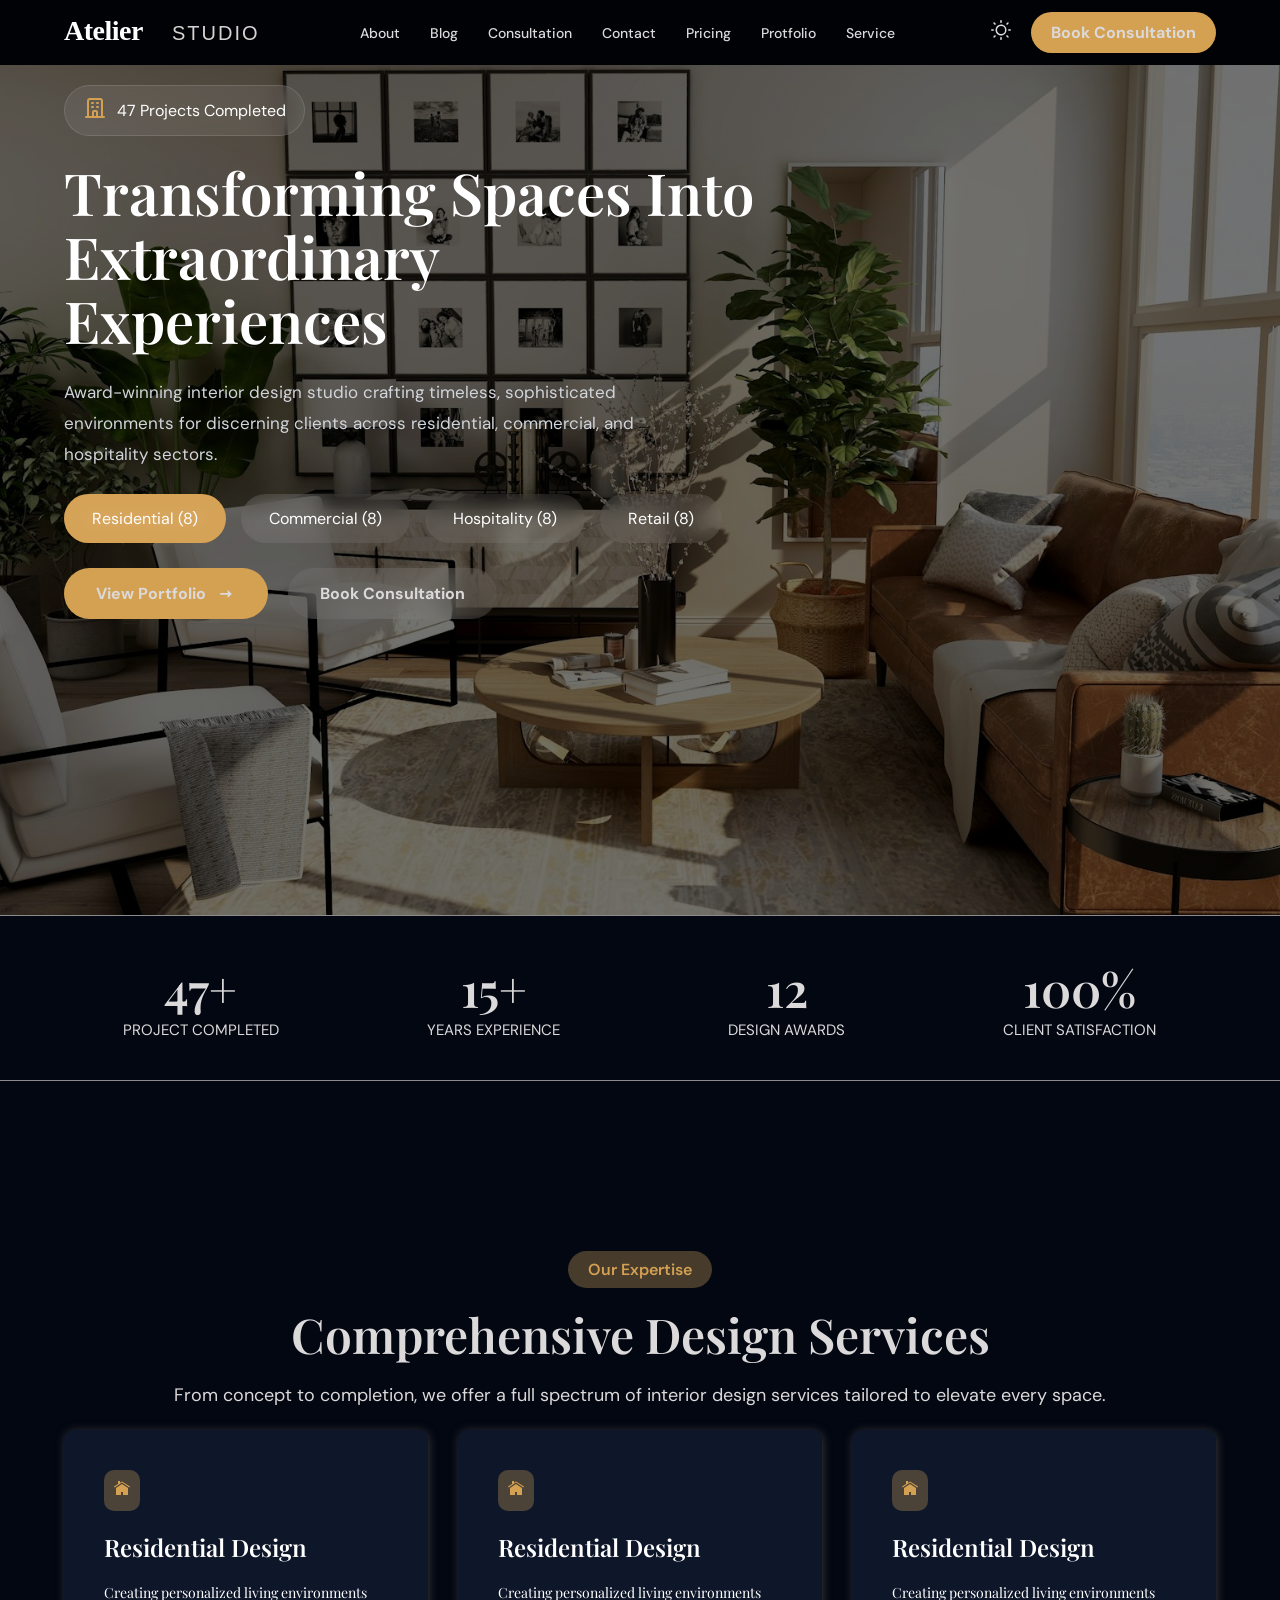
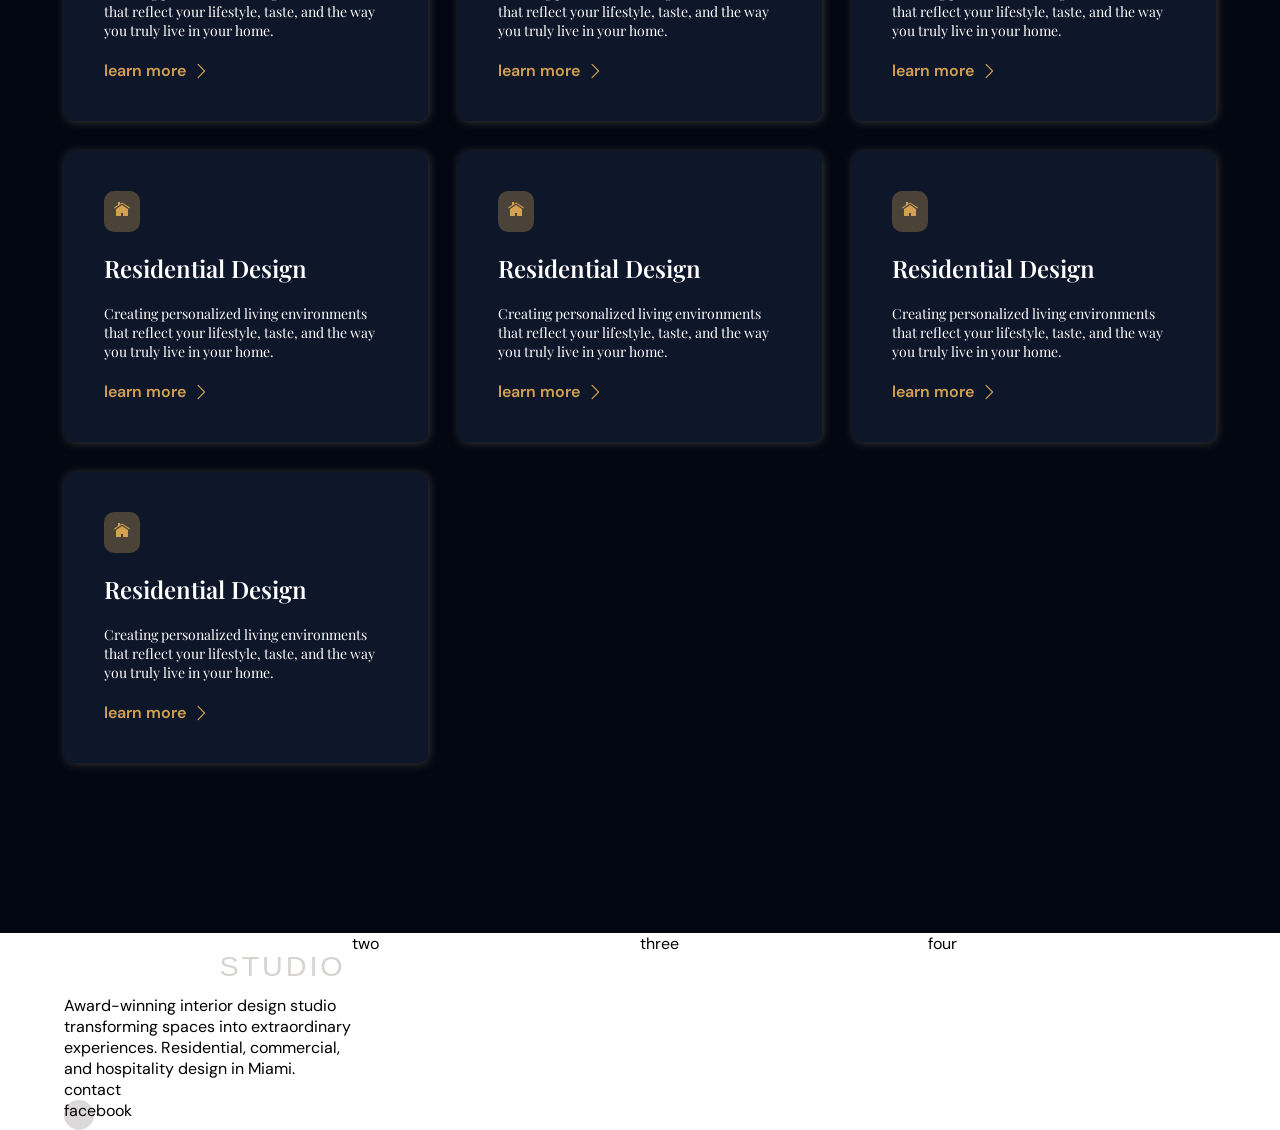
<file: index.html>
<!DOCTYPE html>
<html lang="en">
<head>
    <meta charset="UTF-8">
    <meta name="viewport" content="width=device-width, initial-scale=1.0">
    <title>Alter</title>
    <link rel="stylesheet" href="./CSS/index.css">
</head>
<body>
    <!-- navigation -->
     <nav>
        <div class="navigation">
            <a href="./index.html" class="logo">
              <img src="./RESOURCE/logo-light.svg" alt="logo">
            </a>
            <div class="nav_items">
                <a href="./HTML/About.html">About</a>
                <a href="./HTML/Blog.html">Blog</a>
                <a href="./HTML/Consultation.html">Consultation</a>
                <a href="./HTML/Contact.html">Contact</a>
                <a href="./HTML/Pricing.html">Pricing</a>
                <a href="./HTML/Protfolio.html">Protfolio</a>
                <a href="./HTML/Service.html">Service</a>
            </div>
            <div class="consultation_button">
                <div class="main">
                    <svg xmlns="http://www.w3.org/2000/svg" width="20" height="20" viewBox="0 0 20 20"><path fill="currentColor" d="M19 9.199h-.98c-.553 0-1 .359-1 .801c0 .441.447.799 1 .799H19c.552 0 1-.357 1-.799c0-.441-.449-.801-1-.801M10 4.5A5.483 5.483 0 0 0 4.5 10c0 3.051 2.449 5.5 5.5 5.5c3.05 0 5.5-2.449 5.5-5.5S13.049 4.5 10 4.5m0 9.5c-2.211 0-4-1.791-4-4c0-2.211 1.789-4 4-4a4 4 0 0 1 0 8m-7-4c0-.441-.449-.801-1-.801H1c-.553 0-1 .359-1 .801c0 .441.447.799 1 .799h1c.551 0 1-.358 1-.799m7-7c.441 0 .799-.447.799-1V1c0-.553-.358-1-.799-1s-.801.447-.801 1v1c0 .553.359 1 .801 1m0 14c-.442 0-.801.447-.801 1v1c0 .553.359 1 .801 1c.441 0 .799-.447.799-1v-1c0-.553-.358-1-.799-1m7.365-13.234c.391-.391.454-.961.142-1.273s-.883-.248-1.272.143l-.7.699c-.391.391-.454.961-.142 1.273s.883.248 1.273-.143zM3.334 15.533l-.7.701c-.391.391-.454.959-.142 1.271s.883.25 1.272-.141l.7-.699c.391-.391.454-.961.142-1.274s-.883-.247-1.272.142m.431-12.898c-.39-.391-.961-.455-1.273-.143s-.248.883.141 1.274l.7.699c.391.391.96.455 1.272.143s.249-.883-.141-1.273zm11.769 14.031l.7.699c.391.391.96.453 1.272.143c.312-.312.249-.883-.142-1.273l-.699-.699c-.391-.391-.961-.455-1.274-.143s-.248.882.143 1.273"/></svg>
                </div>
                <div class="button">
                    <div class="button_text">Book Consultation</div>
                    <div class="hov_button"></div>
                </div>
            </div>
        </div>
     </nav>

             <main>
            <!--hero section-->
            <div class = "hero">
                <div class = "hero_body">
                    <div class = "hero_top">
                        <div><svg xmlns="http://www.w3.org/2000/svg" width="24" height="24" 
                            viewBox="0 0 24 24"><path fill="none" stroke="currentColor" 
                            stroke-linecap="round" stroke-linejoin="round" stroke-width="2" d="M19 21V5a2 2 0 0 0-2-2H7a2 2 0 0 0-2 2v16m14 0h2m-2 0h-5m-9 0H3m2 0h5M9 7h1m-1 4h1m4-4h1m-1 4h1m-5 10v-5a1 1 0 0 1 1-1h2a1 1 0 0 1 1 1v5m-4 0h4"/></svg></div>
                        <div>47 Projects Completed</div>
                    </div>
                    <div class = "hero_title">
                        Transforming Spaces Into 
                        Extraordinary Experiences
                    </div>
                    <div class="hero_description">
                        Award-winning interior design studio crafting timeless,
                        sophisticated environments for discerning clients
                        across residential, commercial, and
                        hospitality sectors.
                    </div>
                         <div class = "hero_cta">
                            <div><p>Residential (8)</p></div>
                            <div><p>Commercial (8)</p></div>
                            <div><p>Hospitality (8)</p></div>
                            <div><p>Retail (8)</p></div>
                         </div>
                         <div class = "hero_button">
                            <button class = "primary">View Portfolio 
                                <svg xmlns="http://www.w3.org/2000/svg" 
                                width="25" height="25" viewBox="0 0 24 24"><path
                                fill="currentColor" d="M14 16.94v-4H5.08l-.03-2.01H14V6.94l5 5Z"/></svg>
                            </button>
                            <button class = "second">Book Consultation</button>
                         </div>
                </div>
            </div>

            <!--cta-->
            <div class = "cta">
                <div class = "cta_body">

                    <div class = "cta_content">
                        <div>47+</div>
                        <span>Project Completed</span>
                    </div>

                    <div class = "cta_content">
                        <div>15+</div>
                        <span>Years Experience</span>
                    </div>
    
                    <div class = "cta_content">
                        <div>12</div>
                        <span>Design Awards</span>
                    </div>
    
                    <div class = "cta_content">
                        <div>100%</div>
                        <span>Client satisfaction</span>
                    </div>
                </div>
            </div>

            <!--experties-->
            <div class="exp">
                <div class = "exp_main">
                    <div class = "exp_top">
                        <div class="exp_sub">our expertise</div>
                        <div class="exp_title">Comprehensive Design Services</div>
                        <div class="exp_dec">From concept to completion, we offer a 
                            full spectrum of interior design services tailored 
                            to elevate every space.</div>
                    </div>
    
                    <div class="exp_card">
                        <div class = "exp_card_body">
                            <div class="exp_card_icon">
                                <svg xmlns="http://www.w3.org/2000/svg" width="16" height="16" viewBox="0 0 16 16"><path fill="currentColor" d="M8 1.4L6 2.7V1H4v3L0 6.6l.6.8L8 2.6l7.4 4.8l.6-.8z"/><path fill="currentColor" d="M8 4L2 8v7h5v-3h2v3h5V8z"/></svg></div>
                            <div class="exp_card_tittle">
                                Residential Design 
                            </div>
                           <div class="card_desc">Creating personalized living 
                                environments that reflect your 
                                lifestyle, taste, and the way you truly 
                                live in your home.</div>
                       
                        <div class="card_learn">learn more <svg xmlns="http://www.w3.org/2000/svg" width="24" height="24" viewBox="0 0 1024 1024"><path fill="currentColor" d="M340.9 149.3a30.6 30.6 0 0 0 0 42.8L652.7 512L341 831.9a30.6 30.6 0 0 0 0 42.7a29 29 0 0 0 41.7 0l331.6-340.3a32 32 0 0 0 0-44.6L382.6 149.4a29 29 0 0 0-41.7 0z"/></svg></div>
                        </div>
                         <div class = "exp_card_body">
                            <div class="exp_card_icon">
                                <svg xmlns="http://www.w3.org/2000/svg" width="16" height="16" viewBox="0 0 16 16"><path fill="currentColor" d="M8 1.4L6 2.7V1H4v3L0 6.6l.6.8L8 2.6l7.4 4.8l.6-.8z"/><path fill="currentColor" d="M8 4L2 8v7h5v-3h2v3h5V8z"/></svg></div>
                            <div class="exp_card_tittle">
                                Residential Design 
                            </div>
                           <div class="card_desc">Creating personalized living 
                                environments that reflect your 
                                lifestyle, taste, and the way you truly 
                                live in your home.</div>
                       
                        <div class="card_learn">learn more <svg xmlns="http://www.w3.org/2000/svg" width="24" height="24" viewBox="0 0 1024 1024"><path fill="currentColor" d="M340.9 149.3a30.6 30.6 0 0 0 0 42.8L652.7 512L341 831.9a30.6 30.6 0 0 0 0 42.7a29 29 0 0 0 41.7 0l331.6-340.3a32 32 0 0 0 0-44.6L382.6 149.4a29 29 0 0 0-41.7 0z"/></svg></div>
                        </div>

                         <div class = "exp_card_body">
                            <div class="exp_card_icon">
                                <svg xmlns="http://www.w3.org/2000/svg" width="16" height="16" viewBox="0 0 16 16"><path fill="currentColor" d="M8 1.4L6 2.7V1H4v3L0 6.6l.6.8L8 2.6l7.4 4.8l.6-.8z"/><path fill="currentColor" d="M8 4L2 8v7h5v-3h2v3h5V8z"/></svg></div>
                            <div class="exp_card_tittle">
                                Residential Design 
                            </div>
                           <div class="card_desc">Creating personalized living 
                                environments that reflect your 
                                lifestyle, taste, and the way you truly 
                                live in your home.</div>
                       
                        <div class="card_learn">learn more <svg xmlns="http://www.w3.org/2000/svg" width="24" height="24" viewBox="0 0 1024 1024"><path fill="currentColor" d="M340.9 149.3a30.6 30.6 0 0 0 0 42.8L652.7 512L341 831.9a30.6 30.6 0 0 0 0 42.7a29 29 0 0 0 41.7 0l331.6-340.3a32 32 0 0 0 0-44.6L382.6 149.4a29 29 0 0 0-41.7 0z"/></svg></div>
                        </div>

                         <div class = "exp_card_body">
                            <div class="exp_card_icon">
                                <svg xmlns="http://www.w3.org/2000/svg" width="16" height="16" viewBox="0 0 16 16"><path fill="currentColor" d="M8 1.4L6 2.7V1H4v3L0 6.6l.6.8L8 2.6l7.4 4.8l.6-.8z"/><path fill="currentColor" d="M8 4L2 8v7h5v-3h2v3h5V8z"/></svg></div>
                            <div class="exp_card_tittle">
                                Residential Design 
                            </div>
                           <div class="card_desc">Creating personalized living 
                                environments that reflect your 
                                lifestyle, taste, and the way you truly 
                                live in your home.</div>
                       
                        <div class="card_learn">learn more <svg xmlns="http://www.w3.org/2000/svg" width="24" height="24" viewBox="0 0 1024 1024"><path fill="currentColor" d="M340.9 149.3a30.6 30.6 0 0 0 0 42.8L652.7 512L341 831.9a30.6 30.6 0 0 0 0 42.7a29 29 0 0 0 41.7 0l331.6-340.3a32 32 0 0 0 0-44.6L382.6 149.4a29 29 0 0 0-41.7 0z"/></svg></div>
                        </div>

                         <div class = "exp_card_body">
                            <div class="exp_card_icon">
                                <svg xmlns="http://www.w3.org/2000/svg" width="16" height="16" viewBox="0 0 16 16"><path fill="currentColor" d="M8 1.4L6 2.7V1H4v3L0 6.6l.6.8L8 2.6l7.4 4.8l.6-.8z"/><path fill="currentColor" d="M8 4L2 8v7h5v-3h2v3h5V8z"/></svg></div>
                            <div class="exp_card_tittle">
                                Residential Design 
                            </div>
                           <div class="card_desc">Creating personalized living 
                                environments that reflect your 
                                lifestyle, taste, and the way you truly 
                                live in your home.</div>
                       
                        <div class="card_learn">learn more <svg xmlns="http://www.w3.org/2000/svg" width="24" height="24" viewBox="0 0 1024 1024"><path fill="currentColor" d="M340.9 149.3a30.6 30.6 0 0 0 0 42.8L652.7 512L341 831.9a30.6 30.6 0 0 0 0 42.7a29 29 0 0 0 41.7 0l331.6-340.3a32 32 0 0 0 0-44.6L382.6 149.4a29 29 0 0 0-41.7 0z"/></svg></div>
                        </div>

                         <div class = "exp_card_body">
                            <div class="exp_card_icon">
                                <svg xmlns="http://www.w3.org/2000/svg" width="16" height="16" viewBox="0 0 16 16"><path fill="currentColor" d="M8 1.4L6 2.7V1H4v3L0 6.6l.6.8L8 2.6l7.4 4.8l.6-.8z"/><path fill="currentColor" d="M8 4L2 8v7h5v-3h2v3h5V8z"/></svg></div>
                            <div class="exp_card_tittle">
                                Residential Design 
                            </div>
                           <div class="card_desc">Creating personalized living 
                                environments that reflect your 
                                lifestyle, taste, and the way you truly 
                                live in your home.</div>
                       
                        <div class="card_learn">learn more <svg xmlns="http://www.w3.org/2000/svg" width="24" height="24" viewBox="0 0 1024 1024"><path fill="currentColor" d="M340.9 149.3a30.6 30.6 0 0 0 0 42.8L652.7 512L341 831.9a30.6 30.6 0 0 0 0 42.7a29 29 0 0 0 41.7 0l331.6-340.3a32 32 0 0 0 0-44.6L382.6 149.4a29 29 0 0 0-41.7 0z"/></svg></div>
                        </div>

                         <div class = "exp_card_body">
                            <div class="exp_card_icon">
                                <svg xmlns="http://www.w3.org/2000/svg" width="16" height="16" viewBox="0 0 16 16"><path fill="currentColor" d="M8 1.4L6 2.7V1H4v3L0 6.6l.6.8L8 2.6l7.4 4.8l.6-.8z"/><path fill="currentColor" d="M8 4L2 8v7h5v-3h2v3h5V8z"/></svg></div>
                            <div class="exp_card_tittle">
                                Residential Design 
                            </div>
                           <div class="card_desc">Creating personalized living 
                                environments that reflect your 
                                lifestyle, taste, and the way you truly 
                                live in your home.</div>
                       
                        <div class="card_learn">learn more <svg xmlns="http://www.w3.org/2000/svg" width="24" height="24" viewBox="0 0 1024 1024"><path fill="currentColor" d="M340.9 149.3a30.6 30.6 0 0 0 0 42.8L652.7 512L341 831.9a30.6 30.6 0 0 0 0 42.7a29 29 0 0 0 41.7 0l331.6-340.3a32 32 0 0 0 0-44.6L382.6 149.4a29 29 0 0 0-41.7 0z"/></svg></div>
                        </div>
                     </div>
                    </div>
                </div>
            </div>
        </main>

        <!-- footer -->
         <footer>
            <div class="footer_main">
                <div>
                    <div>
                        <image src="./RESOURCE/logo-light.svg" alt="logo" />
                    </div>
                    <div>
                        Award-winning interior design studio transforming spaces into extraordinary experiences. Residential, commercial, and hospitality design in Miami.
                    </div>
                <div>contact</div>
                <div class="footer_social">
                    <div>facebook</div>
                </div>

            </div>
          
            <div>two</div>
            <div>three</div>
            <div>four</div>
        </div>    
     </footer>
</body>
</html>
</file>
<file: CSS/index.css>
@import url('https://fonts.googleapis.com/css2?family=DM+Sans:ital,opsz,wght@0,9..40,100..1000;1,9..40,100..1000&family=Italianno&family=Playfair+Display:ital,wght@0,400..900;1,400..900&display=swap');

:root{
    --primary-color:#030712;
    --primary-color-fade:#1c294a71;
    --color-white:rgb(219,217,217);
    --secondary-color: rgb(212, 160, 82);
    --secondary-color-fade:rgba(148, 118, 74, 0.47);
    --font-family: "Playfair Display", serif;
}
*{
    margin:0;
    font-family: 'DM Sans', sans-serif;
}

nav{
    background: rgb(0, 2, 6);
}
.navigation{
    width:90%;
    margin: 0px auto;
    display: flex;
    justify-content: space-between;
    padding: 10px 0px;
    align-items: center;
}
.logo img{
    height: 40px;
    width: fit-content;
    cursor: pointer;
}

.nav_items {
    display: flex;
    align-items: center;
    gap:30px;
}

.nav_items a{
    color: rgb(219,217,217);
    text-decoration: none;
    text-transform: capitalize;
    font-size: 14px;
    font-weight: 500;
}

.consultation_button div svg{
    color : var(--color-white) !important;
}

.consultation_button{
    display: flex;
    align-items: center;
    gap: 20px;
}
.consultation_button .button{
    background-color: var(--secondary-color);
    color: var(--color-white);
    padding: 10px 20px;
    border: none;
    border-radius: 30px;
    font-size: 16px;
    font-weight: 700;
    position: relative;
    overflow: clip;
    cursor: pointer;
}
.consultation_button .button .button_text{
    position: relative;
    top:0px;
    left:0px;
    z-index: 1;
}
.consultation_button .button .hov_button{
    background-color: var(--color-white);
    height: 100%;
    width: 0%;
    position: absolute;
    top:0px;
    left:0px;
    transition: all .3s ease-in-out;
}
.consultation_button .button:hover{
    color:var(--secondary-color);
}
.consultation_button .button:hover .hov_button{
   width:100%;
}
.menu{
    display: none;
}

/*hero section*/
.hero{
    width:100%;
    min-height:90vh;
    position:relative;
    overflow:hidden;
    padding:20px 0;
}

.hero::before{
    content:"";
    position:absolute;
    inset:0;

    background-image:
    linear-gradient(rgba(0,0,0,0.55), rgba(0,0,0,0.55)),
    url(../RESOURCE/back.jpg);

    background-position:center;
    background-size:cover;
    background-repeat:no-repeat;

    transform:scale(1.05);
    z-index:-1;
}

.hero_body{
    width:90%;
    height:100%;
    margin:auto;

    display:flex;
    flex-direction:column;
    justify-content:center;

    gap:25px;

    position:relative;
    z-index:2;
}

.hero_top{
    display:flex;
    align-items:center;
    gap:10px;
    width:fit-content;
    padding:10px 18px;
    color:#fff;
    background:rgba(255,255,255,0.08);
    border:1px solid rgba(255,255,255,0.12);
    border-radius:999px;
    backdrop-filter:blur(12px);
}

.hero_top svg{
    color:var(--secondary-color);
}

.hero_title{
    font-family:var(--font-family);
    font-size:58px;
    font-weight:600;
    line-height:1.1;
    max-width:700px;
    color:#fff;
}

.hero_description{
    max-width:650px;
    line-height:1.8;
    font-size:17px;
    color:#d1d5db;
}

.hero_cta{
    display:flex;
    gap:15px;
    flex-wrap:wrap;
    align-items:center;
}

.hero_cta div{
    padding:14px 28px;
    border-radius:30px;
    position:relative;
    overflow:hidden;
    cursor:pointer;

    background:rgba(255,255,255,0.06);

    backdrop-filter:blur(10px);

    transition:0.3s ease;
}

.hero_cta div:hover{
    transform:translateY(-2px);
}

.hero_cta div::after{
    content:"";
    position:absolute;
    inset:0;
    background:white;
    opacity:0.05;
    filter:blur(15px);
}

.hero_cta div:first-child{
    background:var(--secondary-color);
}

.hero_cta div p{
    position:relative;
    z-index:2;
    margin:0;
    padding:0;
    color:white;
}

.hero_button{
    display:flex;
    align-items:center;
    gap:20px;
    flex-wrap:wrap;
}

.hero_button button{
    border:none;
    cursor:pointer;
    transition:0.3s ease;
}

.hero_button button:hover{
    transform:translateY(-2px);
}

.hero_button .primary{
    padding:15px 32px;
    border-radius:35px;
    background:var(--secondary-color);
    color:var(--color-white);
    font-size:16px;
    font-weight:700;
    display:flex;
    align-items:center;
    gap:10px;
}

.primary svg{
    width:20px;
    height:20px;
}

.hero_button .second{
    padding:15px 32px;
    border-radius:35px;
    background:rgba(255,255,255,0.08);
    color:var(--color-white);
    backdrop-filter:blur(20px);
    font-size:16px;
    font-weight:700;
}

/* CTA SECTION */

.cta{
    background:var(--primary-color);
    padding:40px 0;
    color:var(--color-white);
    border: 1px solid rgba(229, 221, 221, 0.611);
    border-right:none;
    border-left: none;
}

.cta_body{
    width:90%;
    margin:auto;
    display:grid;
    grid-template-columns:1fr 1fr 1fr 1fr;
    gap:20px;
}

.cta_content{
    display:flex;
    flex-direction:column;
    justify-content:center;
    align-items:center;
    text-align:center;
}

.cta_content div{
    font-family:'Playfair Display', serif;
    font-size:48px;
    font-weight:600;
}

.cta_content span{
    font-size:15px;
    text-transform:uppercase;
}

/* EXPERTISE */

.exp{
    display:flex;
    justify-content:center;
    background:var(--primary-color);
    padding:80px 0;
}

.exp_main{
    width:90%;
    padding: 7% 0px;
    display: flex;
    flex-direction: column;
}

.exp_top{
    display:flex;
    flex-direction:column;
    gap:14px;
    align-items:center;
    
}

.exp_sub{
    background:var(--secondary-color-fade);
    font-size:16px;
    border-radius:20px;
    width:fit-content;
    padding:8px 20px;
    text-transform:capitalize;
    color:var(--secondary-color);
    font-weight:600;
}

.exp_title{
    font-family:var(--font-family);
    font-size:48px;
    color:var(--color-white);
    font-weight:600;
}


.exp_dec{
    color:var(--color-white);
    font-size:18px;
    width:0px auto;
    line-height:1.7;
    text-align: center;
}
.exp_card{
    margin-top: 20px;
    display:grid;
    grid-template-columns: 1fr 1fr 1fr;
    gap:30px;

}
.exp_card_body{
 color:white;
 display:flex;
 flex-direction: column;
 gap:20px;
 padding: 40px;
 border-radius: 10px;
 box-shadow: 1px 1px 10px rgb(55,55,55);
 background-color: var(--primary-color-fade);
}
.exp_card_icon{
    background-color: var(--secondary-color-fade);
    height:fit-content;
    width: fit-content;
    padding: 10px;
    border-radius:10px;
    color:var(--secondary-color);
}
.exp_card_tittle{
    font-size: 24px;
    font-weight: 600;
    font-family: var(--font-family);
}
.card_desc{
    font-size: 14px;
    font-family: var(--font-family);
}
.card_learn{

    display:flex;
    align-items: center;
    gap: 5px;
    color:var(--secondary-color) !important;
    cursor: pointer;
    font-weight: 600;
}
.card_learn svg{
    height: 20px !important;
    width: 20px !important;
}

/* footer */
.footer{
    background-color: var(--primary-color);
}
.footer_main{
    display:grid;
    grid-template-columns: 1fr 1fr 1fr 1fr;
    gap:20;
    width:90%;
    margin:0px auto;
}
.footer_social{
    display:flex;
    gap:6px;
}
.footer_social div{
    height: 30px;
    width: 30px;
    border-radius:100%;
    background-color: var(--color-white);
}

@media (max-width: 480px) {
    .navigation{
        padding: 12px 0px;
    }
    .logo img{
        height: 30px;
    }
    .nav_items{
        display: none;
    }
    .consultation_button{
        display: none;
    }
    .menu{
        display: block;
        color: var(--color-white);
        cursor: pointer;
    }
}
</file>
